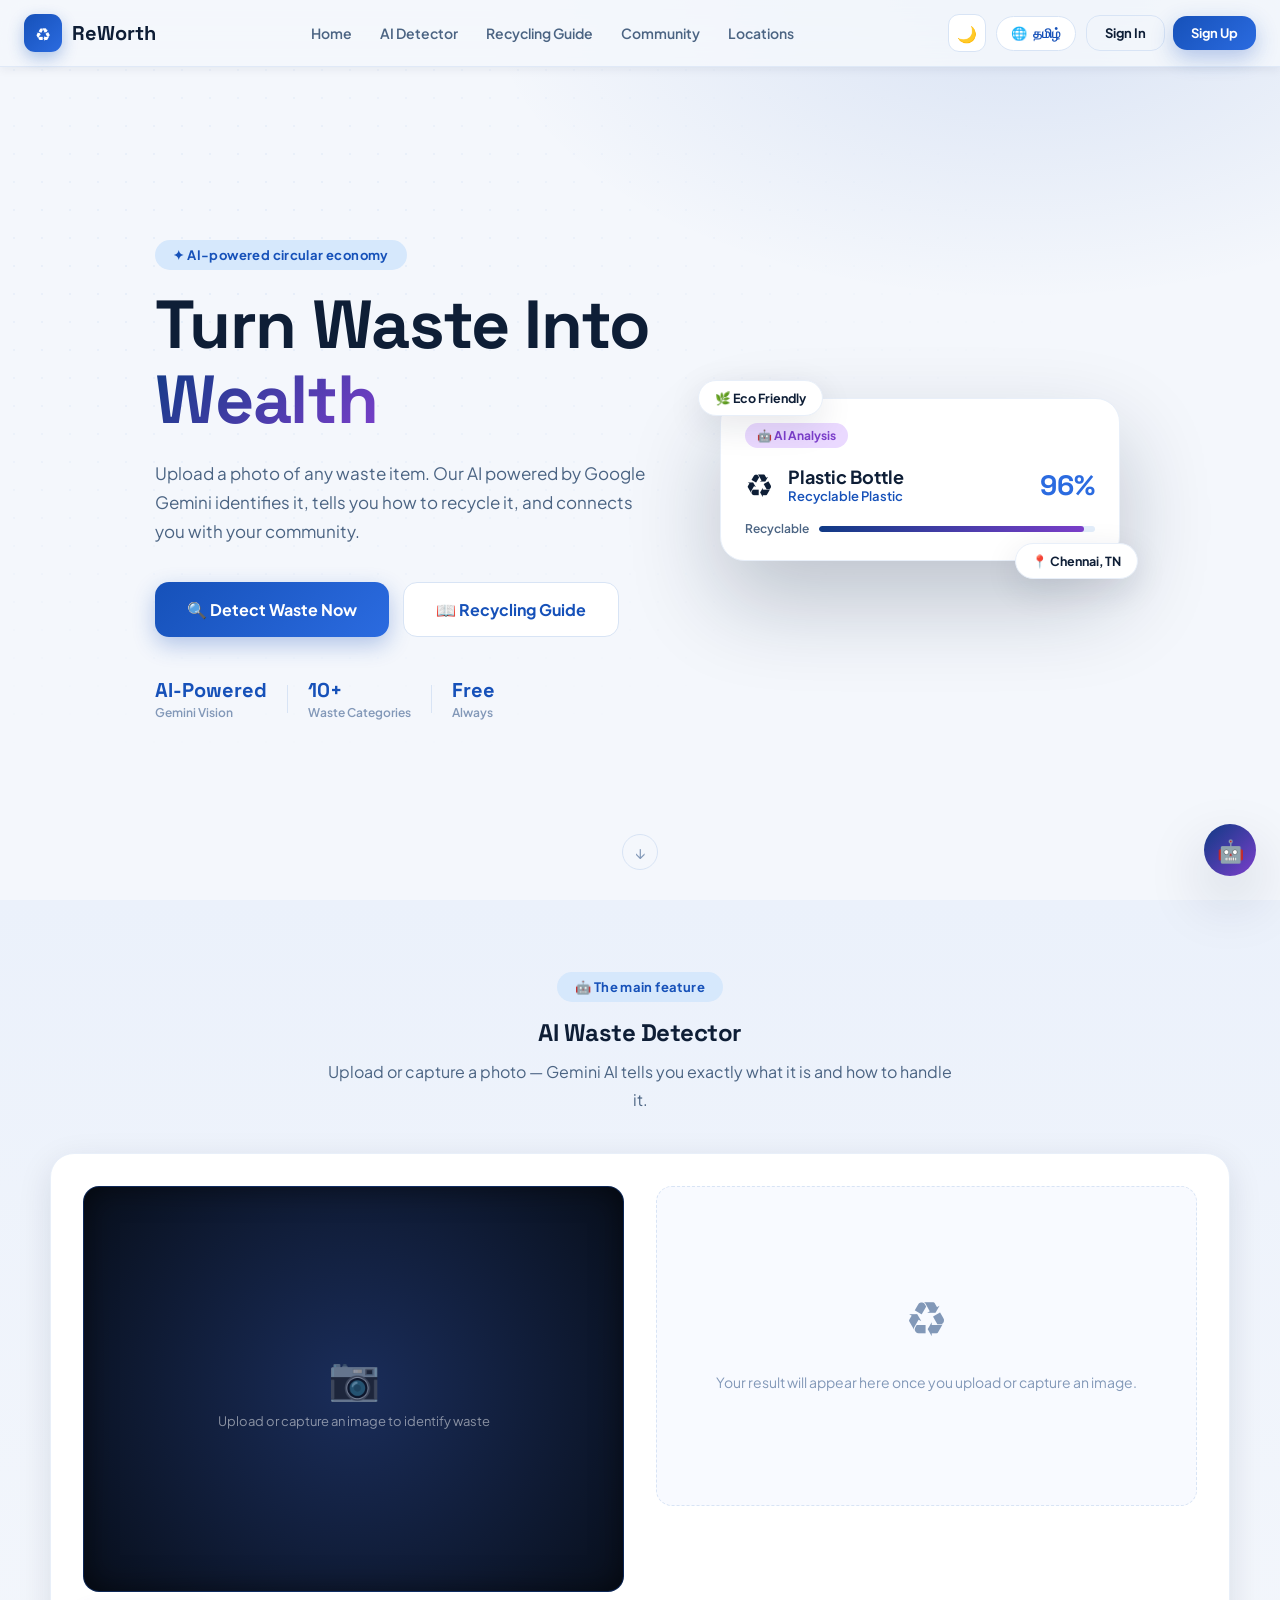
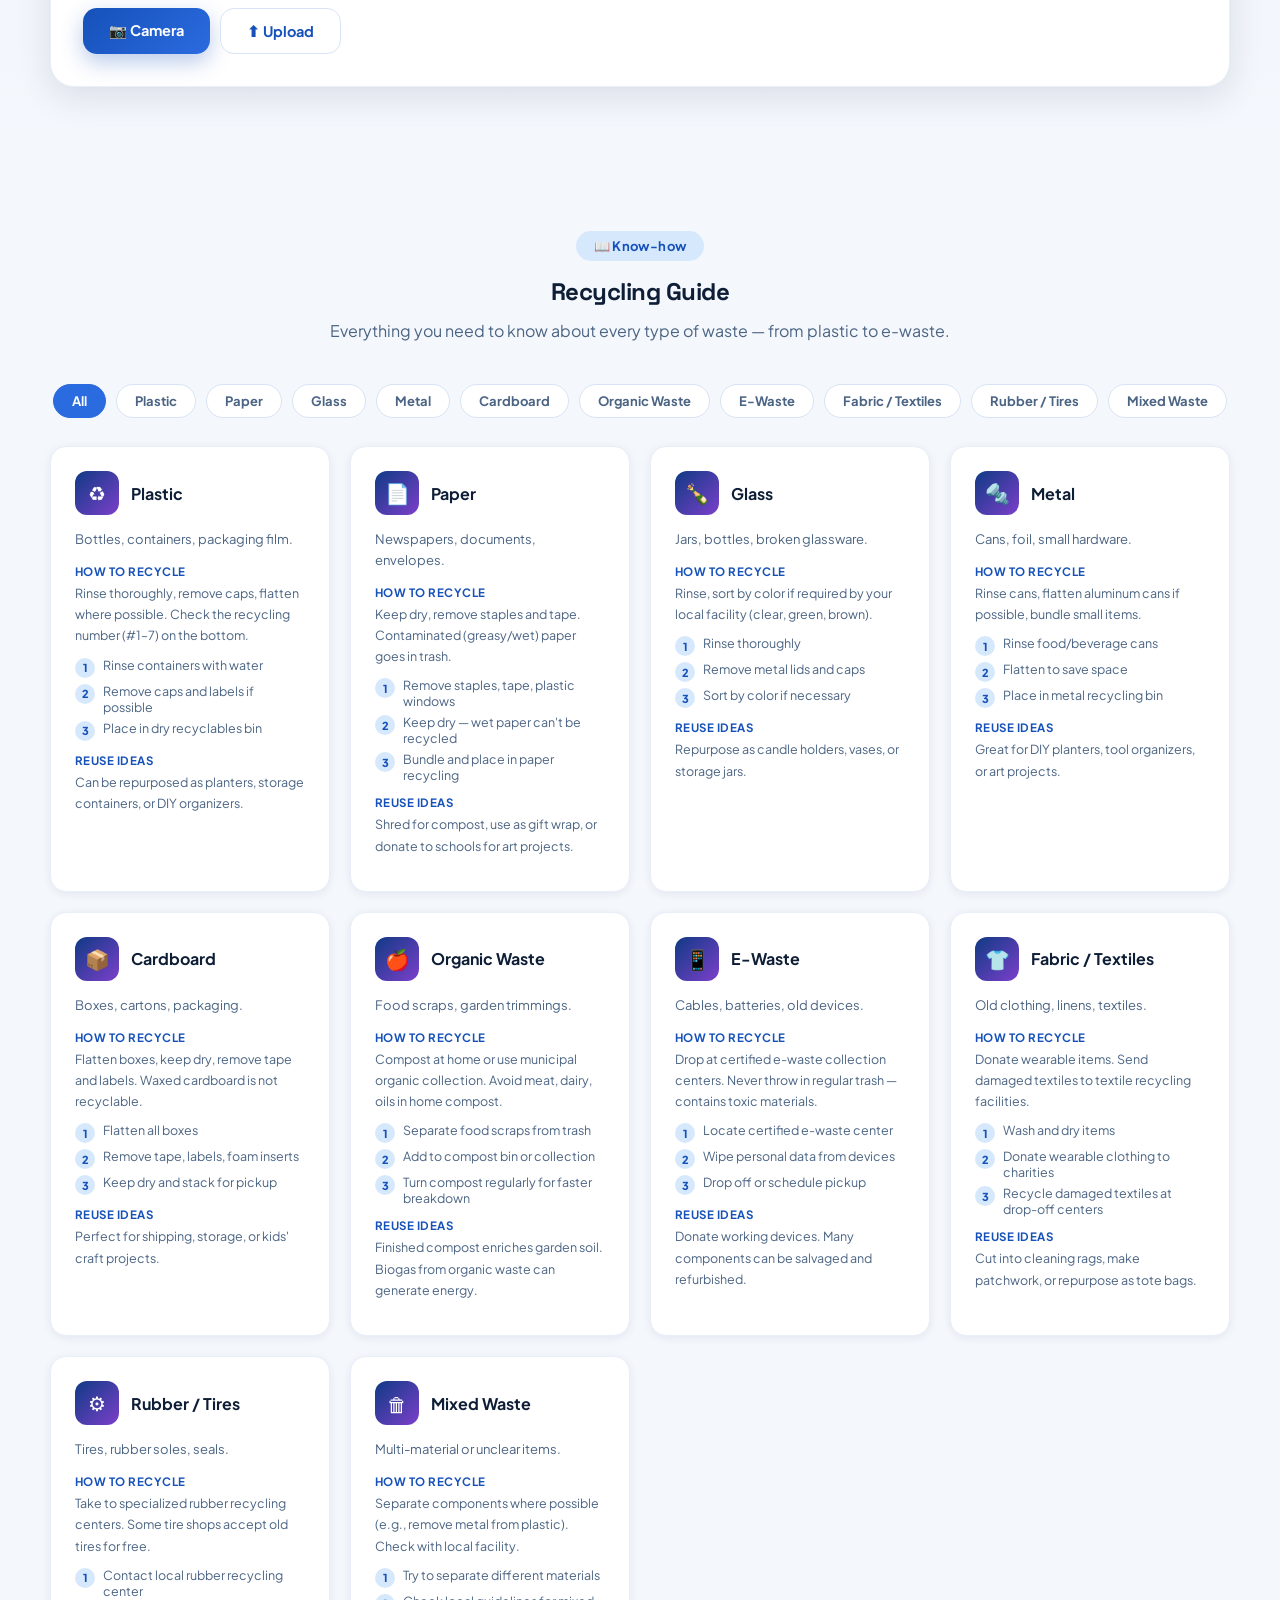
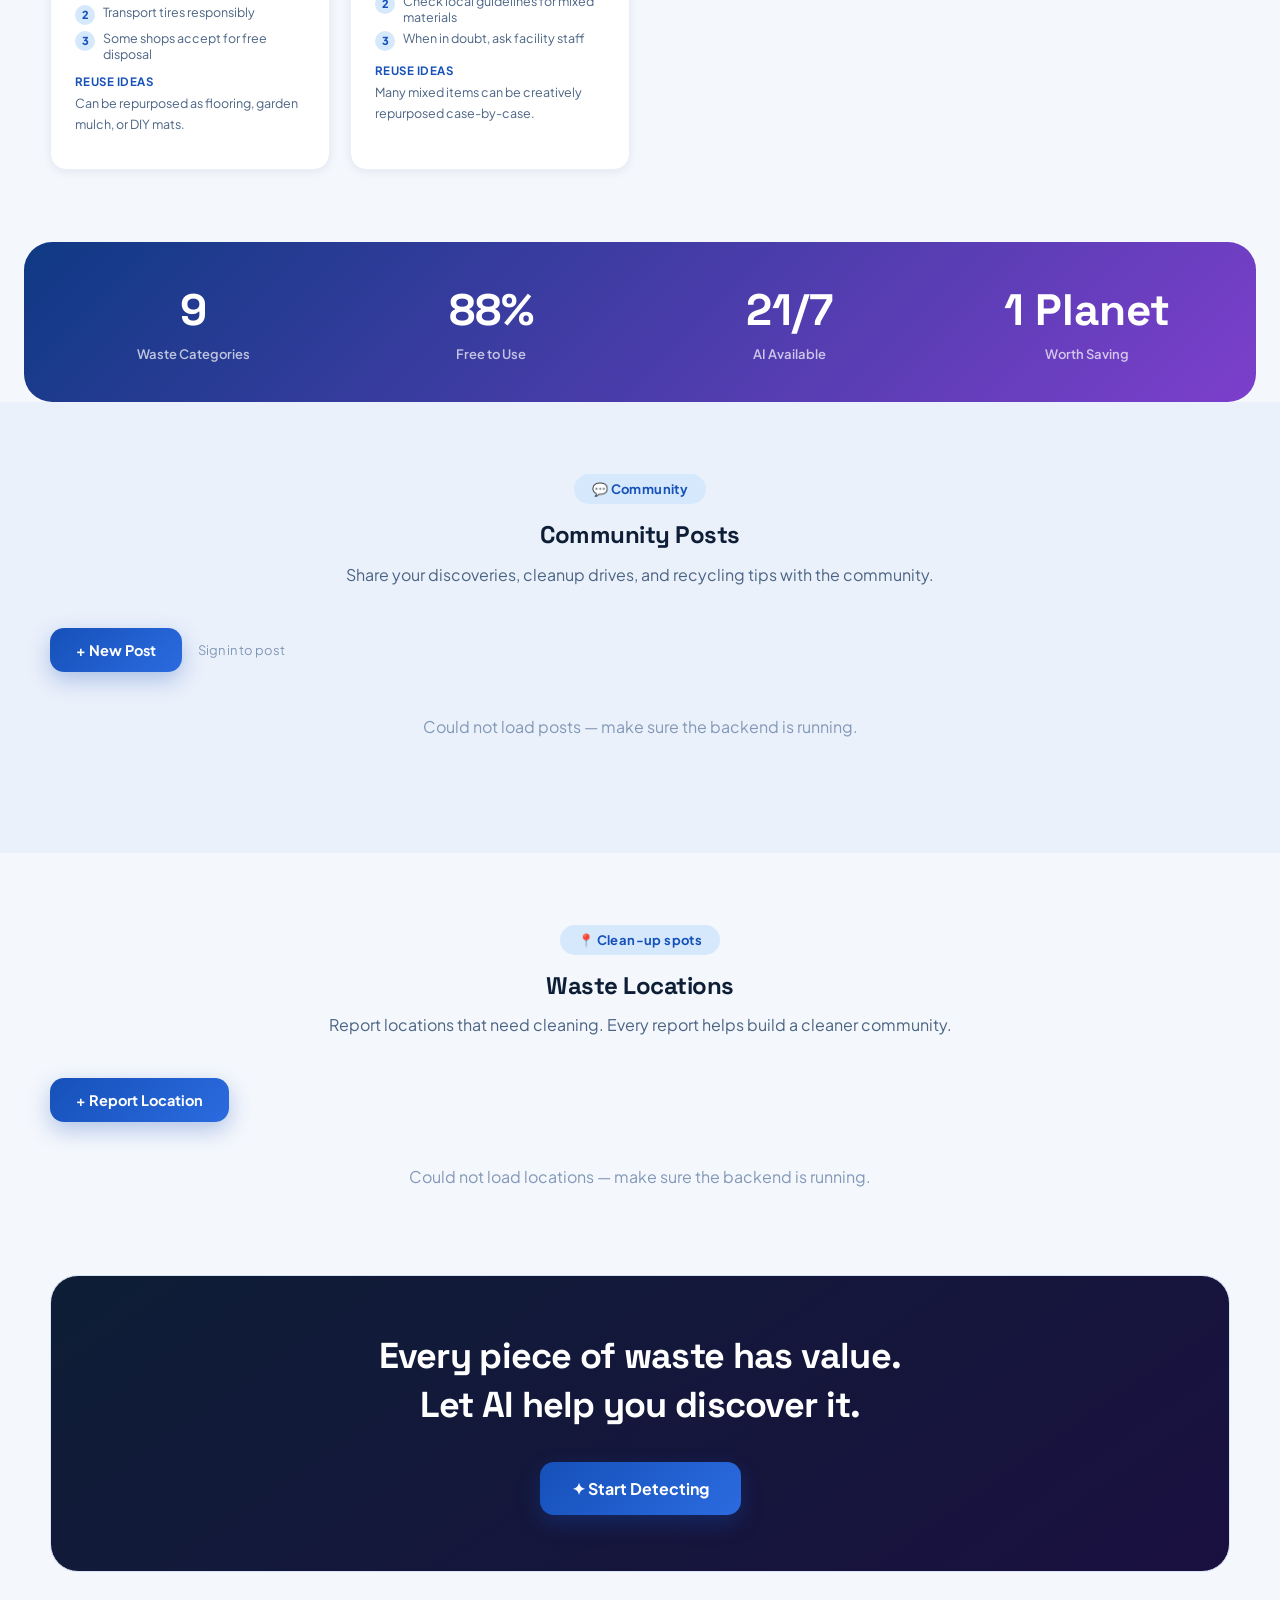
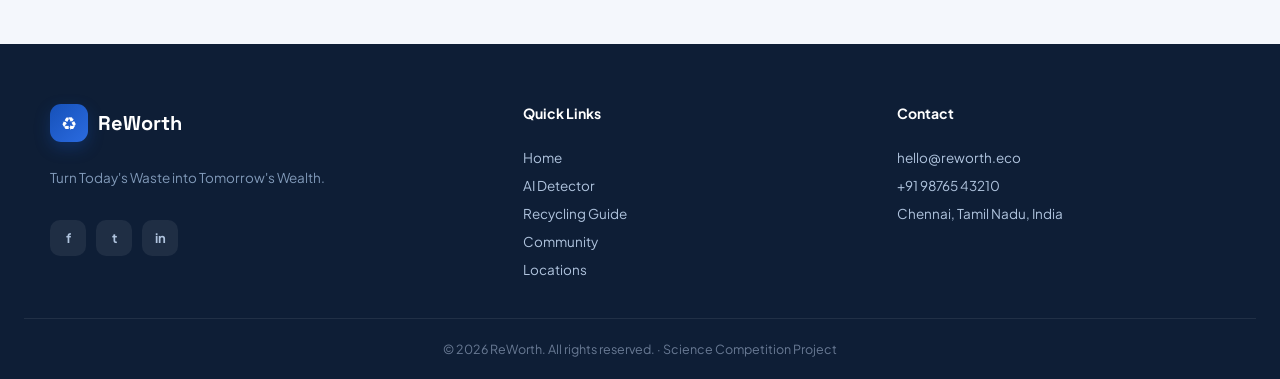
<file: Frontend/index.html>
<!DOCTYPE html>
<html lang="en" data-theme="light">
<head>
<meta charset="UTF-8">
<meta name="viewport" content="width=device-width, initial-scale=1.0">
<title>ReWorth — Waste to Wealth</title>
<meta name="description" content="AI-powered waste identification, recycling guide, community sharing and more.">
<link rel="preconnect" href="https://fonts.googleapis.com">
<link rel="preconnect" href="https://fonts.gstatic.com" crossorigin>
<link href="https://fonts.googleapis.com/css2?family=Space+Grotesk:wght@500;600;700&family=Plus+Jakarta+Sans:wght@400;500;600;700;800&family=Noto+Sans+Tamil:wght@400;500;600;700&display=swap" rel="stylesheet">
<link rel="stylesheet" href="css/style.css">
</head>
<body>

<!-- ── PRELOADER ── -->
<div id="preloader" aria-hidden="true"><div class="preloader-ring"></div></div>
<script>setTimeout(()=>{var p=document.getElementById("preloader");if(p)p.classList.add("done");},1800);</script>

<!-- ── NAVBAR ── -->
<header class="site-header" id="siteHeader">
  <div class="nav-inner">
    <a href="#home" class="brand">
      <span class="brand-mark">♻</span>
      <span class="brand-name">ReWorth</span>
    </a>
    <nav class="nav-links" id="navLinks">
      <a href="#home"      class="nav-link">Home</a>
      <a href="#detector"  class="nav-link">AI Detector</a>
      <a href="#guide"     class="nav-link">Recycling Guide</a>
      <a href="#community" class="nav-link">Community</a>
      <a href="#locations" class="nav-link">Locations</a>
    </nav>
    <div class="nav-actions">
      <button class="icon-btn" id="themeToggle" aria-label="Toggle dark mode">🌙</button>
      <button class="lang-btn" id="langToggle" aria-label="Switch language">
        🌐 <span id="langLabel">தமிழ்</span>
      </button>
      <!-- guest buttons -->
      <div id="guestActions" class="auth-actions">
        <button class="btn btn-ghost btn-sm" id="openSignIn">Sign In</button>
        <button class="btn btn-primary btn-sm" id="openSignUp">Sign Up</button>
      </div>
      <!-- logged-in chip -->
      <div class="user-chip hidden" id="userChip">
        <a href="#dashboard" class="user-avatar" id="userAvatar">R</a>
        <span id="userNameLabel">User</span>
        <button class="icon-btn icon-btn-sm" id="signOutBtn" title="Sign out">✕</button>
      </div>
      <button class="hamburger" id="hamburgerBtn" aria-label="Menu">☰</button>
    </div>
  </div>
  <div class="mobile-drawer" id="mobileDrawer">
    <a href="#home">Home</a>
    <a href="#detector">AI Detector</a>
    <a href="#guide">Recycling Guide</a>
    <a href="#community">Community</a>
    <a href="#locations">Locations</a>
    <a href="#dashboard">Dashboard</a>
    <div class="mobile-drawer-actions" id="mobileAuthActions">
      <button class="btn btn-ghost btn-sm" id="openSignInMobile">Sign In</button>
      <button class="btn btn-primary btn-sm" id="openSignUpMobile">Sign Up</button>
      <button class="lang-btn" id="langToggleMobile" style="margin-top:8px">🌐 <span>தமிழ்</span></button>
    </div>
  </div>
</header>

<main>
<!-- ══════════════════════════════════════════════════════════ HERO -->
<section id="home" class="hero">
  <div class="hero-bg-decor" aria-hidden="true"></div>
  <div class="hero-inner">
    <div class="hero-copy">
      <div class="eyebrow">✦ AI-powered circular economy</div>
      <h1 class="display">Turn Waste Into<br><span class="gradient-text">Wealth</span></h1>
      <p class="hero-sub">Upload a photo of any waste item. Our AI powered by Google Gemini identifies it, tells you how to recycle it, and connects you with your community.</p>
      <div class="hero-ctas">
        <a href="#detector" class="btn btn-primary btn-lg">🔍 Detect Waste Now</a>
        <a href="#guide"    class="btn btn-secondary btn-lg">📖 Recycling Guide</a>
      </div>
      <div class="hero-trust">
        <div class="trust-item"><strong>AI-Powered</strong><span>Gemini Vision</span></div>
        <div class="trust-divider"></div>
        <div class="trust-item"><strong>10+</strong><span>Waste Categories</span></div>
        <div class="trust-divider"></div>
        <div class="trust-item"><strong>Free</strong><span>Always</span></div>
      </div>
    </div>
    <div class="hero-visual">
      <div class="hero-card-stack">
        <div class="hero-scan-card">
          <div class="scan-badge">🤖 AI Analysis</div>
          <div class="scan-result-preview">
            <div class="scan-icon">♻</div>
            <div class="scan-info">
              <div class="scan-type">Plastic Bottle</div>
              <div class="scan-cat">Recyclable Plastic</div>
            </div>
            <div class="scan-conf">96%</div>
          </div>
          <div class="scan-bar-row"><span>Recyclable</span><div class="scan-bar"><div class="scan-bar-fill" style="width:96%"></div></div></div>
        </div>
        <div class="hero-float-tag tag-top">🌿 Eco Friendly</div>
        <div class="hero-float-tag tag-bottom">📍 Chennai, TN</div>
      </div>
    </div>
  </div>
  <a href="#detector" class="scroll-cue" aria-label="Scroll">↓</a>
</section>

<!-- ══════════════════════════════════════════════════════════ AI DETECTOR -->
<section id="detector" class="section detector-section">
  <div class="section-inner">
    <div class="section-head reveal">
      <div class="eyebrow">🤖 The main feature</div>
      <h2 class="display">AI Waste Detector</h2>
      <p class="section-sub">Upload or capture a photo — Gemini AI tells you exactly what it is and how to handle it.</p>
    </div>
    <div class="detector-card reveal">
      <!-- left: upload -->
      <div class="detector-col">
        <div class="detector-frame" id="detectorFrame">
          <video id="cameraVideo" autoplay playsinline muted class="hidden"></video>
          <img  id="capturedImage" alt="Waste item" class="hidden">
          <div class="detector-empty" id="detectorEmpty">
            <div class="detector-empty-icon">📷</div>
            <span>Upload or capture an image to identify waste</span>
          </div>
          <div class="detector-analyzing hidden" id="detectorAnalyzing">
            <div class="spinner"></div>
            <span>Analyzing with Gemini AI…</span>
          </div>
          <div class="scan-overlay hidden" id="scanOverlay">
            <div class="scan-line-ai"></div>
          </div>
        </div>
        <p class="detector-error hidden" id="detectorError">Camera blocked — upload a photo instead.</p>
        <div class="detector-buttons">
          <button class="btn btn-primary"           id="startCameraBtn">📷 Camera</button>
          <button class="btn btn-primary hidden"    id="captureBtn">📸 Capture</button>
          <button class="btn btn-secondary"         id="uploadBtn">⬆ Upload</button>
          <button class="btn btn-ghost hidden"      id="retakeBtn">↺ Try Another</button>
          <input type="file" id="fileInput" accept="image/*" class="hidden">
        </div>
        <canvas id="captureCanvas" class="hidden"></canvas>
      </div>
      <!-- right: result -->
      <div class="detector-col">
        <div class="result-empty" id="resultEmpty">
          <div style="font-size:48px;margin-bottom:12px">♻</div>
          <p>Your result will appear here once you upload or capture an image.</p>
        </div>
        <div class="result-panel hidden" id="resultPanel">
          <div class="result-head">
            <div class="result-icon" id="resultIcon">♻</div>
            <div class="result-title-block">
              <div class="result-label">Waste Type</div>
              <div class="result-value" id="resultType">—</div>
              <div class="result-cat"   id="resultCat">—</div>
            </div>
            <div class="result-badge" id="resultConf">—</div>
          </div>
          <div class="result-rows">
            <div class="result-row">
              <span class="rr-icon">🗑</span>
              <div><div class="rr-label">Disposal Instructions</div><div class="rr-val" id="resultDisposal">—</div></div>
            </div>
            <div class="result-row">
              <span class="rr-icon">♻</span>
              <div><div class="rr-label">Recycling Suggestions</div><div class="rr-val" id="resultSuggestions">—</div></div>
            </div>
            <div class="result-row">
              <span class="rr-icon">📝</span>
              <div><div class="rr-label">Explanation</div><div class="rr-val" id="resultExplanation">—</div></div>
            </div>
          </div>
          <button class="btn btn-secondary btn-sm" id="saveToPostBtn" style="margin-top:16px;width:100%">📢 Share to Community</button>
        </div>
      </div>
    </div>
  </div>
</section>

<!-- ══════════════════════════════════════════════════════════ RECYCLING GUIDE -->
<section id="guide" class="section guide-section">
  <div class="section-inner">
    <div class="section-head reveal">
      <div class="eyebrow">📖 Know-how</div>
      <h2 class="display">Recycling Guide</h2>
      <p class="section-sub">Everything you need to know about every type of waste — from plastic to e-waste.</p>
    </div>
    <div class="guide-filters reveal" id="guideFilters"></div>
    <div class="guide-grid" id="guideGrid"></div>
  </div>
</section>

<!-- ══════════════════════════════════════════════════════════ STATS BANNER -->
<div class="stats-banner">
  <div class="section-inner stats-grid">
    <div class="stat-item"><div class="stat-num" data-count="10">0</div><div class="stat-label">Waste Categories</div></div>
    <div class="stat-item"><div class="stat-num" data-count="100" data-suffix="%">0</div><div class="stat-label">Free to Use</div></div>
    <div class="stat-item"><div class="stat-num" data-count="24" data-suffix="/7">0</div><div class="stat-label">AI Available</div></div>
    <div class="stat-item"><div class="stat-num" data-count="1" data-suffix=" Planet">0</div><div class="stat-label">Worth Saving</div></div>
  </div>
</div>

<!-- ══════════════════════════════════════════════════════════ COMMUNITY POSTS -->
<section id="community" class="section community-section">
  <div class="section-inner">
    <div class="section-head reveal">
      <div class="eyebrow">💬 Community</div>
      <h2 class="display">Community Posts</h2>
      <p class="section-sub">Share your discoveries, cleanup drives, and recycling tips with the community.</p>
    </div>
    <div class="community-toolbar reveal">
      <button class="btn btn-primary" id="openNewPostBtn">+ New Post</button>
      <span class="post-hint" id="postHint"></span>
    </div>
    <div id="postsContainer" class="posts-grid"></div>
    <div class="load-more-row"><button class="btn btn-secondary hidden" id="loadMorePosts">Load More</button></div>
  </div>
</section>

<!-- ══════════════════════════════════════════════════════════ LOCATIONS -->
<section id="locations" class="section locations-section">
  <div class="section-inner">
    <div class="section-head reveal">
      <div class="eyebrow">📍 Clean-up spots</div>
      <h2 class="display">Waste Locations</h2>
      <p class="section-sub">Report locations that need cleaning. Every report helps build a cleaner community.</p>
    </div>
    <div class="community-toolbar reveal">
      <button class="btn btn-primary" id="openNewLocationBtn">+ Report Location</button>
    </div>
    <div id="locationsContainer" class="locations-grid"></div>
  </div>
</section>

<!-- ══════════════════════════════════════════════════════════ DASHBOARD -->
<section id="dashboard" class="section dashboard-section hidden" aria-hidden="true">
  <div class="section-inner">
    <div class="section-head reveal">
      <div class="eyebrow">👤 Your Space</div>
      <h2 class="display" id="dashWelcome">Welcome back!</h2>
      <p class="section-sub">Your activity at a glance.</p>
    </div>
    <div class="dash-stats reveal" id="dashStats"></div>
    <div class="dash-panels">
      <div class="dash-panel reveal">
        <h3>📊 Recent Scans</h3>
        <div id="dashScans" class="dash-list"></div>
      </div>
      <div class="dash-panel reveal">
        <h3>📢 Recent Posts</h3>
        <div id="dashPosts" class="dash-list"></div>
      </div>
    </div>
  </div>
</section>

<!-- ══════════════════════════════════════════════════════════ CTA -->
<section class="cta-banner">
  <div class="section-inner cta-inner">
    <h3 class="display">Every piece of waste has value.<br>Let AI help you discover it.</h3>
    <a href="#detector" class="btn btn-primary btn-lg">✦ Start Detecting</a>
  </div>
</section>

</main>

<!-- ── FOOTER ── -->
<footer class="site-footer">
  <div class="section-inner footer-grid">
    <div>
      <div class="brand"><span class="brand-mark">♻</span><span class="brand-name" style="color:#fff">ReWorth</span></div>
      <p class="footer-tagline">Turn Today's Waste into Tomorrow's Wealth.</p>
      <div class="social-row">
        <a href="#" aria-label="Facebook">f</a>
        <a href="#" aria-label="Twitter">t</a>
        <a href="#" aria-label="Instagram">in</a>
      </div>
    </div>
    <div>
      <div class="footer-heading">Quick Links</div>
      <a href="#home">Home</a>
      <a href="#detector">AI Detector</a>
      <a href="#guide">Recycling Guide</a>
      <a href="#community">Community</a>
      <a href="#locations">Locations</a>
    </div>
    <div>
      <div class="footer-heading">Contact</div>
      <span>hello@reworth.eco</span>
      <span>+91 98765 43210</span>
      <span>Chennai, Tamil Nadu, India</span>
    </div>
  </div>
  <div class="footer-bottom">© <span id="year"></span> ReWorth. All rights reserved. · Science Competition Project</div>
</footer>

<button class="scroll-top hidden" id="scrollTopBtn" aria-label="Scroll to top">↑</button>

<!-- ══════════════════════════════════════════════════ MODALS -->

<!-- Auth Modal -->
<div class="modal-overlay hidden" id="authOverlay">
  <div class="modal auth-modal">
    <button class="modal-close" id="authClose" aria-label="Close">✕</button>
    <div class="auth-tabs">
      <button class="auth-tab active" id="tabSignIn">Sign In</button>
      <button class="auth-tab"        id="tabSignUp">Sign Up</button>
    </div>
    <!-- Sign In -->
    <form id="signInForm" class="auth-form">
      <h3>Welcome back</h3>
      <p class="auth-hint">Sign in to your ReWorth account.</p>
      <div class="form-field">
        <label for="siUsername">Username</label>
        <input type="text" id="siUsername" autocomplete="username" placeholder="your_username" required>
      </div>
      <div class="form-field">
        <label for="siPassword">Password</label>
        <input type="password" id="siPassword" autocomplete="current-password" placeholder="••••••••" required>
      </div>
      <p class="auth-error hidden" id="signInError"></p>
      <button type="submit" class="btn btn-primary" style="width:100%;justify-content:center;margin-top:8px">Sign In</button>
      <p class="auth-switch">Don't have an account? <a href="#" id="switchToSignUp">Sign up</a></p>
    </form>
    <!-- Sign Up -->
    <form id="signUpForm" class="auth-form hidden">
      <h3>Create your account</h3>
      <p class="auth-hint">Join ReWorth and start making a difference.</p>
      <div class="form-field">
        <label for="suUsername">Username</label>
        <input type="text" id="suUsername" autocomplete="username" placeholder="choose_a_username" required>
        <p class="field-hint">3–60 chars, letters / numbers / underscore / dot only</p>
      </div>
      <div class="form-field">
        <label for="suPassword">Password</label>
        <input type="password" id="suPassword" autocomplete="new-password" placeholder="At least 6 characters" required>
      </div>
      <p class="auth-error hidden" id="signUpError"></p>
      <button type="submit" class="btn btn-primary" style="width:100%;justify-content:center;margin-top:8px">Create Account</button>
      <p class="auth-switch">Already have an account? <a href="#" id="switchToSignIn">Sign in</a></p>
    </form>
  </div>
</div>

<!-- New Post Modal -->
<div class="modal-overlay hidden" id="postOverlay">
  <div class="modal">
    <button class="modal-close" id="postClose">✕</button>
    <h3 style="margin:0 0 18px">New Community Post</h3>
    <form id="postForm">
      <div class="form-field">
        <label>What's on your mind?</label>
        <textarea id="postContent" rows="4" placeholder="Share a tip, a cleanup drive, a found waste location…" required maxlength="2000" style="resize:vertical"></textarea>
        <p class="field-hint"><span id="postCharCount">0</span>/2000</p>
      </div>
      <div class="form-field">
        <label>Image URL <span class="opt-label">(optional)</span></label>
        <input type="url" id="postImage" placeholder="https://…">
      </div>
      <p class="auth-error hidden" id="postError"></p>
      <button type="submit" class="btn btn-primary" style="width:100%;justify-content:center">Post</button>
    </form>
  </div>
</div>

<!-- New Location Modal -->
<div class="modal-overlay hidden" id="locationOverlay">
  <div class="modal">
    <button class="modal-close" id="locationClose">✕</button>
    <h3 style="margin:0 0 18px">Report a Waste Location</h3>
    <form id="locationForm">
      <div class="form-field">
        <label>Title *</label>
        <input type="text" id="locTitle" placeholder="e.g. Plastic waste near riverbank" required maxlength="150">
      </div>
      <div class="form-field">
        <label>Description <span class="opt-label">(optional)</span></label>
        <textarea id="locDesc" rows="3" placeholder="Describe what you saw…" maxlength="1000" style="resize:vertical"></textarea>
      </div>
      <div class="form-field">
        <label>Address / Area <span class="opt-label">(optional)</span></label>
        <input type="text" id="locAddress" placeholder="e.g. Anna Nagar, Chennai" maxlength="300">
      </div>
      <div class="form-field">
        <label>Image URL <span class="opt-label">(optional)</span></label>
        <input type="url" id="locImage" placeholder="https://…">
      </div>
      <p class="auth-error hidden" id="locationError"></p>
      <button type="submit" class="btn btn-primary" style="width:100%;justify-content:center">Report Location</button>
    </form>
  </div>
</div>

<!-- Gemini API Key Sidebar -->
<div id="geminiSidebar" class="gemini-sidebar hidden">
  <div class="gemini-sidebar-inner">
    <button class="gemini-sidebar-close" id="closeSidebar">✕</button>
    <div class="gemini-logo">🤖</div>
    <h3>Gemini AI Setup</h3>
    <p>Paste your <a href="https://aistudio.google.com/app/apikey" target="_blank" rel="noopener">Google AI Studio</a> API key to enable real AI waste detection.</p>
    <div class="gemini-status" id="geminiStatus">
      <span class="status-dot" id="statusDot"></span>
      <span id="statusText">Checking…</span>
    </div>
    <form id="geminiKeyForm">
      <div class="form-field">
        <label>API Key</label>
        <input type="password" id="geminiKeyInput" placeholder="AIza…" autocomplete="off">
      </div>
      <button type="submit" class="btn btn-primary" style="width:100%;justify-content:center;margin-top:8px">Save Key</button>
    </form>
    <p class="gemini-note">The key is applied immediately for this session. Add it to your <code>.env</code> file for persistence.</p>
  </div>
</div>

<!-- Gemini FAB -->
<button class="gemini-fab" id="geminiToggleBtn" title="Configure Gemini AI">🤖</button>

<!-- Toast -->
<div class="toast hidden" id="toast"></div>

<script src="js/icons.js"></script>
<script src="js/script.js"></script>
</body>
</html>
</file>
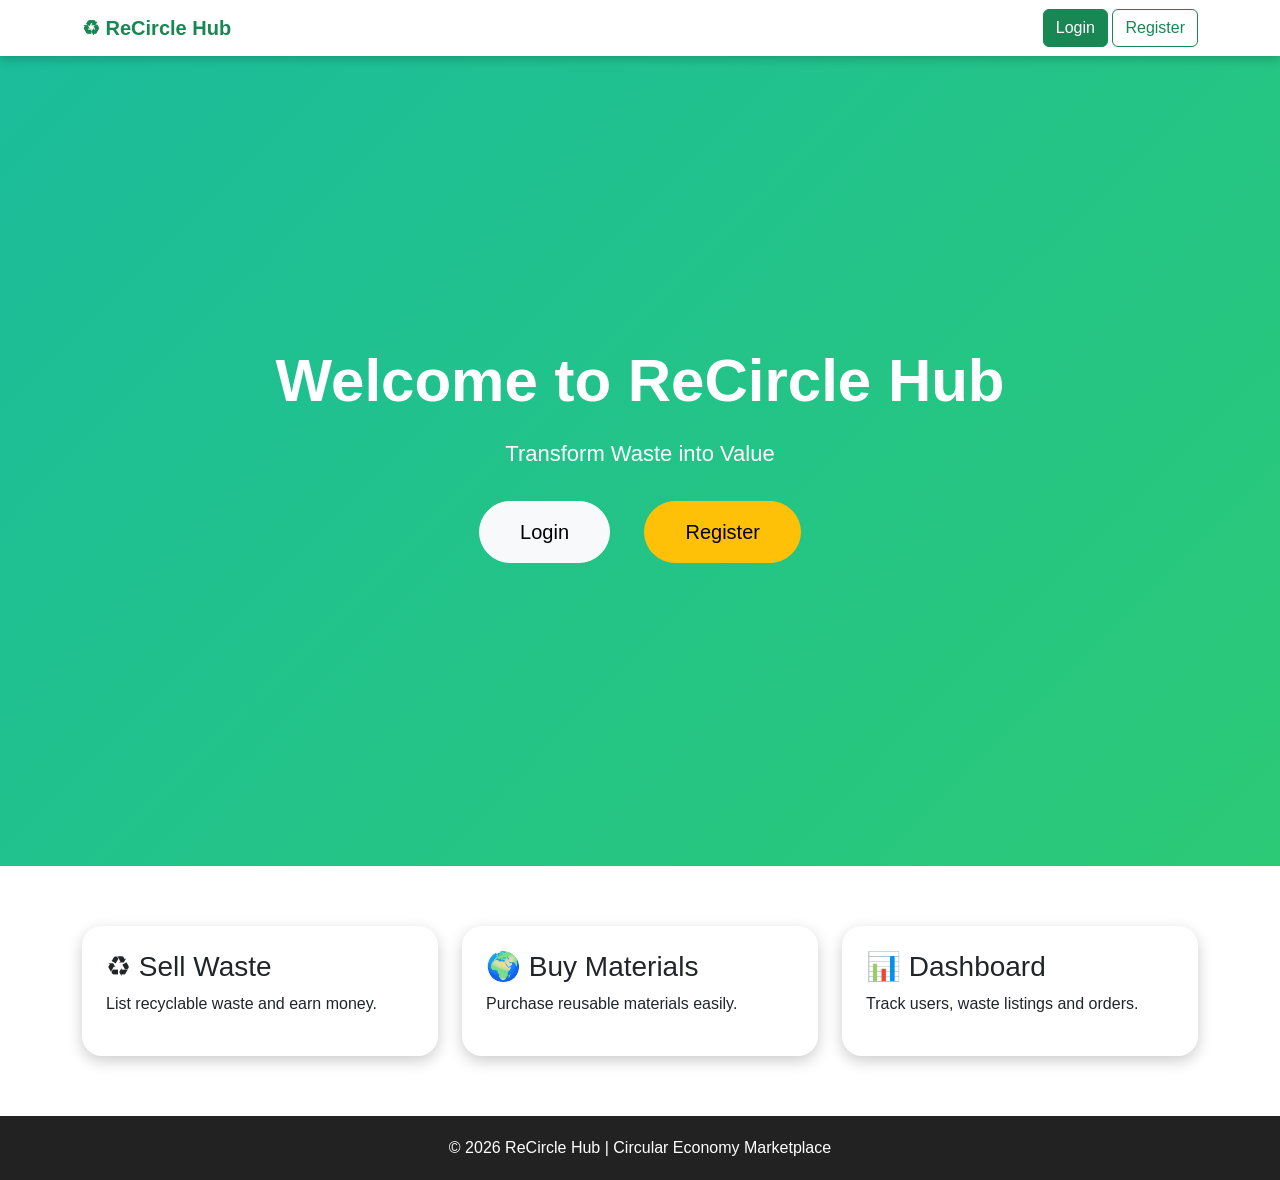
<file: Backend/templates/index.html>
<!DOCTYPE html>
<html lang="en">
<head>
<meta charset="UTF-8">
<meta name="viewport" content="width=device-width, initial-scale=1.0">

<title>ReCircle Hub</title>

<link href="https://cdn.jsdelivr.net/npm/bootstrap@5.3.3/dist/css/bootstrap.min.css" rel="stylesheet">

<style>

*{
margin:0;
padding:0;
box-sizing:border-box;
font-family:Arial,sans-serif;
}

body{

background:linear-gradient(135deg,#1abc9c,#2ecc71);

min-height:100vh;

}

.navbar{

background:white;

box-shadow:0 3px 10px rgba(0,0,0,.2);

}

.hero{

height:90vh;

display:flex;

justify-content:center;

align-items:center;

text-align:center;

color:white;

}

.hero h1{

font-size:60px;

font-weight:bold;

}

.hero p{

font-size:22px;

margin-top:20px;

}

.btn-custom{

padding:15px 40px;

font-size:20px;

margin:15px;

border-radius:50px;

}

.features{

padding:60px;

background:white;

}

.card{

border:none;

border-radius:20px;

box-shadow:0 5px 15px rgba(0,0,0,.2);

transition:.4s;

}

.card:hover{

transform:translateY(-10px);

}

footer{

background:#222;

color:white;

padding:20px;

text-align:center;

}

</style>

</head>

<body>

<nav class="navbar navbar-expand-lg">

<div class="container">

<a class="navbar-brand fw-bold text-success" href="#">♻ ReCircle Hub</a>

<div>

<a href="/login" class="btn btn-success">Login</a>

<a href="/register" class="btn btn-outline-success">Register</a>

</div>

</div>

</nav>

<section class="hero">

<div>

<h1>Welcome to ReCircle Hub</h1>

<p>Transform Waste into Value</p>

<a href="/login" class="btn btn-light btn-custom">Login</a>

<a href="/register" class="btn btn-warning btn-custom">Register</a>

</div>

</section>

<section class="features">

<div class="container">

<div class="row">

<div class="col-md-4">

<div class="card p-4">

<h3>♻ Sell Waste</h3>

<p>List recyclable waste and earn money.</p>

</div>

</div>

<div class="col-md-4">

<div class="card p-4">

<h3>🌍 Buy Materials</h3>

<p>Purchase reusable materials easily.</p>

</div>

</div>

<div class="col-md-4">

<div class="card p-4">

<h3>📊 Dashboard</h3>

<p>Track users, waste listings and orders.</p>

</div>

</div>

</div>

</div>

</section>

<footer>

© 2026 ReCircle Hub | Circular Economy Marketplace

</footer>

</body>

</html>
</file>
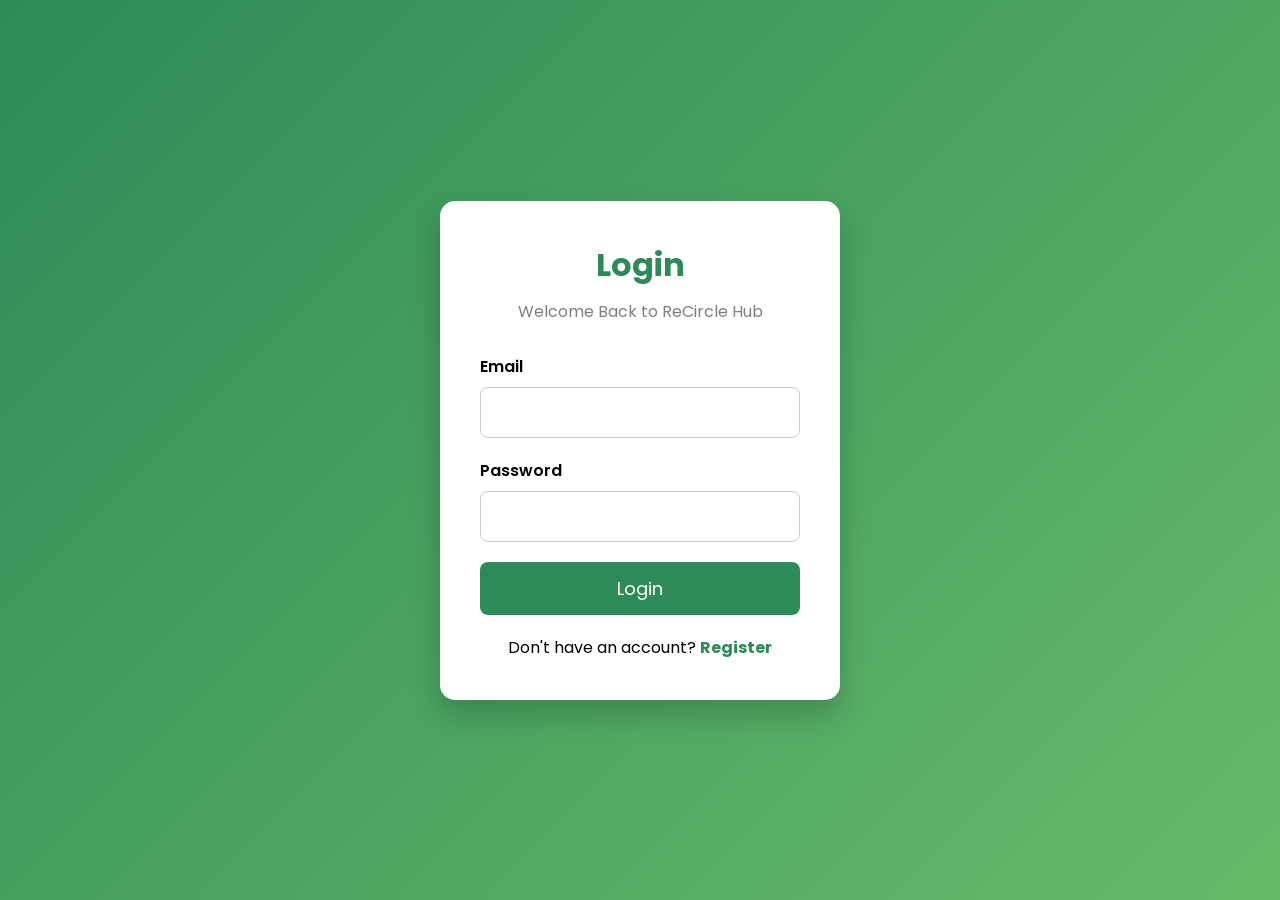
<file: Backend/templates/login.html>
<!DOCTYPE html>
<html lang="en">
<head>
<meta charset="UTF-8">
<meta name="viewport" content="width=device-width, initial-scale=1.0">
<title>Login | ReCircle Hub</title>

<link href="https://fonts.googleapis.com/css2?family=Poppins:wght@300;400;600;700&display=swap" rel="stylesheet">

<style>

*{
margin:0;
padding:0;
box-sizing:border-box;
font-family:'Poppins',sans-serif;
}

body{
height:100vh;
display:flex;
justify-content:center;
align-items:center;
background:linear-gradient(135deg,#2E8B57,#66BB6A);
}

.container{
width:400px;
background:#fff;
padding:40px;
border-radius:15px;
box-shadow:0 15px 30px rgba(0,0,0,.2);
}

.container h1{
text-align:center;
color:#2E8B57;
margin-bottom:10px;
}

.container p{
text-align:center;
margin-bottom:30px;
color:gray;
}

.input-box{
margin-bottom:20px;
}

.input-box label{
font-weight:600;
display:block;
margin-bottom:8px;
}

.input-box input{
width:100%;
padding:12px;
border:1px solid #ccc;
border-radius:8px;
font-size:16px;
}

.input-box input:focus{
outline:none;
border-color:#2E8B57;
}

button{
width:100%;
padding:13px;
background:#2E8B57;
color:white;
border:none;
border-radius:8px;
font-size:18px;
cursor:pointer;
transition:.3s;
}

button:hover{
background:#1f6f45;
}

.message{
margin-top:15px;
text-align:center;
font-weight:bold;
}

.register{
text-align:center;
margin-top:20px;
}

.register a{
color:#2E8B57;
text-decoration:none;
font-weight:bold;
}

</style>

</head>

<body>

<div class="container">

<h1>Login</h1>

<p>Welcome Back to ReCircle Hub</p>

<form id="loginForm">

<div class="input-box">
<label>Email</label>
<input type="email" id="email" required>
</div>

<div class="input-box">
<label>Password</label>
<input type="password" id="password" required>
</div>

<button type="submit">Login</button>

</form>

<div class="message" id="msg"></div>

<div class="register">
Don't have an account?
<a href="/register">Register</a>
</div>

</div>

<script>

document.getElementById("loginForm").addEventListener("submit",async function(e){

e.preventDefault();

const response=await fetch("/login",{

method:"POST",

headers:{
"Content-Type":"application/json"
},

body:JSON.stringify({

email:document.getElementById("email").value,

password:document.getElementById("password").value

})

});

const data=await response.json();

if(data.success){

document.getElementById("msg").style.color="green";
document.getElementById("msg").innerHTML="Login Successful";

setTimeout(function(){

window.location="/dashboard";

},1000);

}
else{

document.getElementById("msg").style.color="red";
document.getElementById("msg").innerHTML=data.message;

}

});

</script>

</body>
</html>
</file>
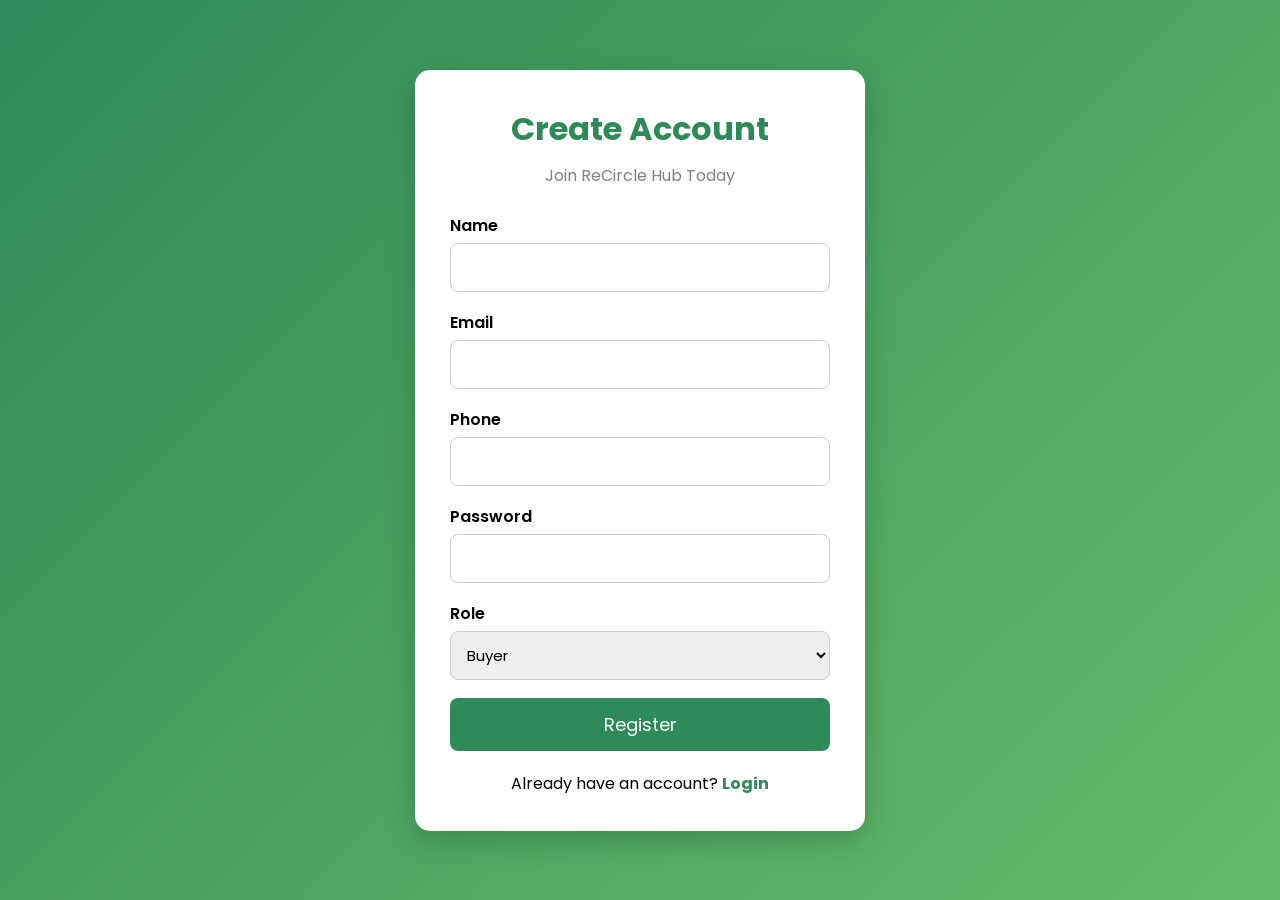
<file: Backend/templates/register.html>
<!DOCTYPE html>
<html lang="en">
<head>
<meta charset="UTF-8">
<meta name="viewport" content="width=device-width, initial-scale=1.0">
<title>Register | ReCircle Hub</title>

<link href="https://fonts.googleapis.com/css2?family=Poppins:wght@300;400;600;700&display=swap" rel="stylesheet">

<style>

*{
margin:0;
padding:0;
box-sizing:border-box;
font-family:'Poppins',sans-serif;
}

body{
height:100vh;
display:flex;
justify-content:center;
align-items:center;
background:linear-gradient(135deg,#2E8B57,#66BB6A);
}

.container{
width:450px;
background:white;
padding:35px;
border-radius:15px;
box-shadow:0 10px 30px rgba(0,0,0,.2);
}

h1{
text-align:center;
color:#2E8B57;
margin-bottom:10px;
}

p{
text-align:center;
margin-bottom:25px;
color:gray;
}

.input-box{
margin-bottom:18px;
}

.input-box label{
display:block;
margin-bottom:5px;
font-weight:600;
}

.input-box input,
.input-box select{
width:100%;
padding:12px;
border:1px solid #ccc;
border-radius:8px;
font-size:15px;
}

button{
width:100%;
padding:13px;
background:#2E8B57;
color:white;
border:none;
border-radius:8px;
font-size:18px;
cursor:pointer;
}

button:hover{
background:#1f6f45;
}

#message{
margin-top:15px;
text-align:center;
font-weight:bold;
}

.login{
text-align:center;
margin-top:20px;
}

.login a{
color:#2E8B57;
text-decoration:none;
font-weight:bold;
}

</style>

</head>

<body>

<div class="container">

<h1>Create Account</h1>

<p>Join ReCircle Hub Today</p>

<form id="registerForm">

<div class="input-box">
<label>Name</label>
<input type="text" id="name" required>
</div>

<div class="input-box">
<label>Email</label>
<input type="email" id="email" required>
</div>

<div class="input-box">
<label>Phone</label>
<input type="text" id="phone" required>
</div>

<div class="input-box">
<label>Password</label>
<input type="password" id="password" required>
</div>

<div class="input-box">
<label>Role</label>

<select id="role">

<option value="Buyer">Buyer</option>

<option value="Seller">Seller</option>

</select>

</div>

<button type="submit">Register</button>

</form>

<div id="message"></div>

<div class="login">

Already have an account?

<a href="/login">Login</a>

</div>

</div>

<script>

document.getElementById("registerForm").addEventListener("submit",async function(e){

e.preventDefault();

const response=await fetch("/register",{

method:"POST",

headers:{
"Content-Type":"application/json"
},

body:JSON.stringify({

name:document.getElementById("name").value,

email:document.getElementById("email").value,

phone:document.getElementById("phone").value,

password:document.getElementById("password").value,

role:document.getElementById("role").value

})

});

const data=await response.json();

const msg=document.getElementById("message");

if(data.success){

msg.style.color="green";
msg.innerHTML="Registration Successful";

setTimeout(function(){

window.location="/login";

},1000);

}
else{

msg.style.color="red";
msg.innerHTML=data.message;

}

});

</script>

</body>
</html>
</file>
<file: Frontend/css/style.css>
/* ============================================================
   ReWorth – Design System  |  Blue · Black · Purple
   ============================================================ */
:root {
  --bg:          #F4F7FC;
  --bg-alt:      #EBF1FB;
  --bg-deep:     #E2EDFA;
  --card:        #FFFFFF;
  --card-soft:   #F8FAFF;
  --border:      #D8E4F5;
  --border-soft: #E8EFF9;

  --ink:         #0E1E36;
  --ink-soft:    #4B6483;
  --ink-faint:   #8298B8;

  /* Blues */
  --blue-900:  #08224E;
  --blue-700:  #0F3A84;
  --blue-600:  #1651B9;
  --blue-500:  #2B6BE0;
  --blue-400:  #5590EE;
  --blue-300:  #7FAEFC;
  --blue-100:  #D6E8FC;
  --blue-50:   #EEF5FF;

  /* Purples */
  --purple-700: #5B2D9B;
  --purple-500: #7C3FCB;
  --purple-300: #AA78E8;
  --purple-100: #EAD9FF;

  /* Grads */
  --grad-primary:   linear-gradient(135deg, #1651B9, #2B6BE0);
  --grad-hero:      linear-gradient(135deg, #0F3A84, #7C3FCB);
  --grad-dark-card: linear-gradient(145deg, #0E1E36, #1A1040);

  --shadow-sm: 0 2px 10px rgba(14,30,54,.07);
  --shadow-md: 0 10px 34px rgba(14,30,54,.11);
  --shadow-lg: 0 24px 60px rgba(14,30,54,.18);
  --shadow-xl: 0 40px 90px rgba(14,30,54,.24);

  --font-display: 'Space Grotesk', sans-serif;
  --font-body:    'Plus Jakarta Sans', sans-serif;

  --radius-sm:   10px;
  --radius-md:   16px;
  --radius-lg:   24px;
  --radius-pill: 999px;

  color-scheme: light;
}

html[data-theme="dark"] {
  --bg:          #080F1C;
  --bg-alt:      #0C1525;
  --bg-deep:     #0A1220;
  --card:        #101D33;
  --card-soft:   #0D1829;
  --border:      #1C2E4A;
  --border-soft: #172540;

  --ink:         #EDF2FC;
  --ink-soft:    #A4BCDD;
  --ink-faint:   #6985A8;

  --blue-900:  #D8E9FD;
  --blue-700:  #A5C7F6;
  --blue-600:  #68A2F0;
  --blue-500:  #4D8FFF;
  --blue-400:  #7FABFF;
  --blue-100:  #192F55;
  --blue-50:   #111E34;

  --purple-700: #C49CF8;
  --purple-500: #9B5FE8;
  --purple-300: #C49CF8;
  --purple-100: #2A1550;

  --shadow-sm: 0 2px 12px rgba(0,0,0,.3);
  --shadow-md: 0 12px 36px rgba(0,0,0,.4);
  --shadow-lg: 0 26px 64px rgba(0,0,0,.55);
  --shadow-xl: 0 40px 90px rgba(0,0,0,.65);

  color-scheme: dark;
}

/* ── Reset ── */
*, *::before, *::after { box-sizing: border-box; }
html  { scroll-behavior: smooth; }
body  {
  margin: 0; font-family: var(--font-body); background: var(--bg); color: var(--ink);
  -webkit-font-smoothing: antialiased; overflow-x: hidden;
  transition: background .3s ease, color .3s ease;
}
img  { max-width: 100%; display: block; }
a    { color: inherit; text-decoration: none; }
ul   { margin: 0; padding: 0; list-style: none; }
button { font-family: inherit; cursor: pointer; }
.hidden { display: none !important; }

::selection { background: var(--blue-500); color: #fff; }

/* ── Typography ── */
.display {
  font-family: var(--font-display); font-weight: 700; color: var(--ink);
  letter-spacing: -.02em; margin: 0; line-height: 1.1;
}
.gradient-text {
  background: var(--grad-hero); -webkit-background-clip: text;
  -webkit-text-fill-color: transparent; background-clip: text;
}

/* ── Layout ── */
.section       { padding: 72px 24px; position: relative; }
.section-inner { max-width: 1180px; margin: 0 auto; }
.section-head  { text-align: center; max-width: 640px; margin: 0 auto 40px; }
.section-sub   { color: var(--ink-soft); font-size: 16px; margin-top: 12px; line-height: 1.7; }

.eyebrow {
  display: inline-flex; align-items: center; gap: 8px;
  background: var(--blue-100); color: var(--blue-600);
  padding: 7px 18px; border-radius: var(--radius-pill);
  font-size: 13px; font-weight: 700; letter-spacing: .03em; margin-bottom: 18px;
}
html[data-theme="dark"] .eyebrow { color: var(--blue-400); }

/* ── Buttons ── */
.btn {
  display: inline-flex; align-items: center; gap: 9px;
  padding: 13px 26px; border-radius: 14px; font-weight: 700;
  font-size: 14.5px; border: none; transition: all .2s ease; white-space: nowrap;
}
.btn-lg  { padding: 16px 32px; font-size: 16px; }
.btn-sm  { padding: 9px 18px;  font-size: 13px; }
.btn-primary {
  background: var(--grad-primary); color: #fff;
  box-shadow: 0 8px 22px rgba(22,81,185,.3);
}
.btn-primary:hover { transform: translateY(-2px); box-shadow: 0 14px 30px rgba(22,81,185,.42); }
.btn-secondary {
  background: var(--card); color: var(--blue-600); border: 1.5px solid var(--border);
}
.btn-secondary:hover { background: var(--blue-50); border-color: var(--blue-400); }
.btn-ghost {
  background: transparent; color: var(--ink); border: 1.5px solid var(--border);
}
.btn-ghost:hover { background: var(--bg-alt); }
.btn-danger {
  background: #dc2626; color: #fff; border: none;
}
.btn-danger:hover { background: #b91c1c; }

/* ── Preloader ── */
#preloader {
  position: fixed; inset: 0; background: var(--bg); z-index: 9999;
  display: flex; align-items: center; justify-content: center;
  transition: opacity .5s ease, visibility .5s ease;
}
#preloader.done { opacity: 0; visibility: hidden; pointer-events: none; }
.preloader-ring {
  width: 52px; height: 52px; border-radius: 50%;
  border: 4px solid var(--border); border-top-color: var(--blue-500);
  animation: spin .9s linear infinite;
}
@keyframes spin { to { transform: rotate(360deg); } }

/* ── Navbar ── */
.site-header {
  position: fixed; top: 0; left: 0; right: 0; z-index: 100;
  background: rgba(244,247,252,.88); backdrop-filter: blur(20px);
  -webkit-backdrop-filter: blur(20px);
  border-bottom: 1px solid rgba(216,228,245,.7);
  box-shadow: var(--shadow-sm);
  transition: background .3s ease;
}
html[data-theme="dark"] .site-header {
  background: rgba(8,15,28,.88);
  border-bottom-color: rgba(28,46,74,.7);
}
.nav-inner {
  max-width: 1280px; margin: 0 auto; padding: 14px 24px;
  display: flex; align-items: center; justify-content: space-between; gap: 20px;
}
.brand { display: flex; align-items: center; gap: 10px; }
.brand-mark {
  width: 38px; height: 38px; border-radius: 11px;
  background: var(--grad-primary);
  display: flex; align-items: center; justify-content: center;
  color: #fff; font-size: 18px; box-shadow: 0 6px 16px rgba(22,81,185,.32);
}
.brand-name { font-family: var(--font-display); font-weight: 700; font-size: 20px; }
.nav-links { display: flex; align-items: center; gap: 28px; }
.nav-links a {
  font-size: 14px; font-weight: 600; color: var(--ink-soft);
  transition: color .15s ease; padding: 4px 0; position: relative;
}
.nav-links a::after {
  content: ''; position: absolute; bottom: -2px; left: 0; right: 0; height: 2px;
  background: var(--blue-500); border-radius: 2px;
  transform: scaleX(0); transition: transform .2s ease;
}
.nav-links a:hover { color: var(--blue-600); }
.nav-links a:hover::after { transform: scaleX(1); }
html[data-theme="dark"] .nav-links a:hover { color: var(--blue-400); }

.nav-actions { display: flex; align-items: center; gap: 10px; }
.icon-btn {
  width: 38px; height: 38px; border-radius: 11px; border: 1.5px solid var(--border);
  background: var(--card); color: var(--ink); display: flex; align-items: center;
  justify-content: center; font-size: 16px; transition: all .15s ease;
}
.icon-btn:hover { border-color: var(--blue-400); color: var(--blue-600); }
.icon-btn-sm { width: 26px; height: 26px; border-radius: 8px; font-size: 12px; border: none; background: transparent; }
.lang-btn {
  display: inline-flex; align-items: center; gap: 6px;
  padding: 8px 14px; border-radius: var(--radius-pill);
  border: 1.5px solid var(--border); background: var(--card);
  color: var(--blue-600); font-size: 13px; font-weight: 700;
  cursor: pointer; transition: all .2s ease; white-space: nowrap;
}
.lang-btn:hover { background: var(--blue-50); border-color: var(--blue-400); }
html[data-theme="dark"] .lang-btn { color: var(--blue-400); }
.auth-actions { display: flex; align-items: center; gap: 8px; }
.user-chip {
  display: flex; align-items: center; gap: 8px; padding: 5px 8px 5px 5px;
  border-radius: var(--radius-pill); background: var(--blue-100); border: 1.5px solid var(--border);
  font-size: 13px; font-weight: 700;
}
.user-avatar {
  width: 26px; height: 26px; border-radius: 50%;
  background: var(--grad-hero); color: #fff;
  display: flex; align-items: center; justify-content: center;
  font-size: 12px; font-weight: 800;
}
.hamburger {
  display: none; width: 38px; height: 38px; border-radius: 11px;
  border: 1.5px solid var(--border); background: var(--card); color: var(--ink);
  align-items: center; justify-content: center; font-size: 18px;
}
.mobile-drawer {
  display: none; flex-direction: column; gap: 4px;
  padding: 10px 24px 22px; border-top: 1px solid var(--border-soft);
}
.mobile-drawer a { padding: 12px 4px; font-weight: 600; color: var(--ink-soft); border-bottom: 1px solid var(--border-soft); }
.mobile-drawer-actions { display: flex; gap: 10px; margin-top: 14px; }
.mobile-drawer.open { display: flex; }

/* ── Hero ── */
.hero {
  position: relative; padding: 130px 24px 70px; overflow: hidden;
  background: radial-gradient(900px 500px at 80% 0%, rgba(22,81,185,.12), transparent 60%), var(--bg);
  min-height: 100vh; display: flex; align-items: center;
}
.hero-bg-decor {
  position: absolute; inset: 0; pointer-events: none; z-index: 0;
  background-image: radial-gradient(circle, var(--border) 1px, transparent 1px);
  background-size: 28px 28px;
  mask-image: radial-gradient(ellipse 80% 70% at 20% 30%, black, transparent 80%);
  opacity: .5;
}
.hero-inner {
  max-width: 1180px; margin: 0 auto; position: relative; z-index: 1;
  display: grid; grid-template-columns: 1.1fr .9fr; gap: 60px; align-items: center;
}
.hero-copy h1 { font-size: clamp(40px, 5.5vw, 68px); margin-bottom: 22px; }
.hero-sub {
  font-size: 17px; line-height: 1.7; color: var(--ink-soft);
  max-width: 500px; margin-bottom: 36px;
}
.hero-ctas { display: flex; gap: 14px; flex-wrap: wrap; margin-bottom: 40px; }
.hero-trust { display: flex; align-items: center; gap: 20px; flex-wrap: wrap; }
.trust-item { display: flex; flex-direction: column; gap: 2px; }
.trust-item strong { font-family: var(--font-display); font-size: 20px; color: var(--blue-600); }
html[data-theme="dark"] .trust-item strong { color: var(--blue-400); }
.trust-item span { font-size: 12px; color: var(--ink-faint); font-weight: 600; }
.trust-divider { width: 1px; height: 28px; background: var(--border); }

/* hero visual */
.hero-visual { display: flex; align-items: center; justify-content: center; }
.hero-card-stack { position: relative; width: 100%; max-width: 400px; }
.hero-scan-card {
  background: var(--card); border: 1px solid var(--border-soft);
  border-radius: var(--radius-lg); padding: 24px;
  box-shadow: var(--shadow-xl);
  position: relative; z-index: 2;
}
.scan-badge {
  font-size: 12px; font-weight: 700; color: var(--purple-500); background: var(--purple-100);
  padding: 5px 12px; border-radius: var(--radius-pill); display: inline-block; margin-bottom: 16px;
}
.scan-result-preview { display: flex; align-items: center; gap: 14px; margin-bottom: 16px; }
.scan-icon { font-size: 32px; }
.scan-type { font-weight: 700; font-size: 18px; }
.scan-cat  { font-size: 13px; color: var(--blue-600); font-weight: 600; }
.scan-conf { margin-left: auto; font-family: var(--font-display); font-size: 28px; font-weight: 700; color: var(--blue-500); }
.scan-bar-row { display: flex; align-items: center; gap: 10px; font-size: 12px; font-weight: 600; color: var(--ink-soft); }
.scan-bar { flex: 1; height: 6px; background: var(--bg-deep); border-radius: 4px; overflow: hidden; }
.scan-bar-fill { height: 100%; background: var(--grad-hero); border-radius: 4px; animation: barGrow 1.4s ease forwards; }
@keyframes barGrow { from { width: 0; } }

.hero-float-tag {
  position: absolute; display: flex; align-items: center; gap: 8px;
  background: var(--card); border: 1px solid var(--border-soft);
  border-radius: var(--radius-pill); padding: 9px 16px;
  font-size: 12.5px; font-weight: 700; box-shadow: var(--shadow-md);
  z-index: 3;
}
.tag-top    { top: -18px;  left: -22px; }
.tag-bottom { bottom: -18px; right: -18px; }

.scroll-cue {
  position: absolute; bottom: 30px; left: 50%; transform: translateX(-50%);
  width: 36px; height: 36px; border-radius: 50%; border: 1.5px solid var(--border);
  display: flex; align-items: center; justify-content: center; color: var(--ink-faint);
  animation: bob 2s ease-in-out infinite; z-index: 1;
}
@keyframes bob { 0%,100% { transform: translate(-50%,0); } 50% { transform: translate(-50%,6px); } }

/* ── AI Detector ── */
.detector-section { background: linear-gradient(180deg, var(--bg-alt), var(--bg)); }
.detector-card {
  background: var(--card); border: 1px solid var(--border-soft);
  border-radius: var(--radius-lg); padding: 32px;
  display: grid; grid-template-columns: 1fr 1fr; gap: 32px;
  box-shadow: var(--shadow-md);
}
.detector-frame {
  position: relative; border-radius: var(--radius-md); overflow: hidden;
  aspect-ratio: 4/3;
  background: radial-gradient(circle at center, #1a2d5a 0%, #080f1c 100%);
  border: 1px solid rgba(22,81,185,.35);
  display: flex; align-items: center; justify-content: center;
  box-shadow: inset 0 0 30px rgba(0,0,0,.5);
}
.detector-frame video,
.detector-frame img { width: 100%; height: 100%; object-fit: cover; }
.detector-empty {
  display: flex; flex-direction: column; align-items: center; gap: 10px;
  color: rgba(255,255,255,.5); text-align: center; padding: 0 24px; font-size: 13px;
}
.detector-empty-icon { font-size: 42px; }
.detector-analyzing {
  position: absolute; inset: 0; background: rgba(8,15,28,.7); backdrop-filter: blur(3px);
  display: flex; flex-direction: column; align-items: center; justify-content: center;
  gap: 12px; color: #fff;
}
.detector-analyzing span { font-size: 13px; font-weight: 600; text-align: center; padding: 0 20px; }
.spinner {
  width: 32px; height: 32px; border-radius: 50%;
  border: 3px solid rgba(255,255,255,.2); border-top-color: #fff;
  animation: spin .9s linear infinite;
}
.scan-overlay { position: absolute; inset: 0; pointer-events: none; }
.scan-line-ai {
  position: absolute; left: 0; right: 0; height: 3px;
  background: linear-gradient(90deg, transparent, var(--blue-400), transparent);
  box-shadow: 0 0 20px 4px rgba(77,143,255,.8);
  animation: scan 2.4s ease-in-out infinite;
}
@keyframes scan { 0%,100% { top: 5%; opacity: 0; } 10% { opacity: 1; } 55% { top: 90%; opacity: 1; } 65% { opacity: 0; } }

.detector-error { margin-top: 10px; font-size: 12.5px; color: #b45309; background: #fef3c7; padding: 9px 13px; border-radius: 10px; }
.detector-buttons { display: flex; gap: 10px; margin-top: 16px; flex-wrap: wrap; }

/* result panel */
.result-empty {
  min-height: 320px; display: flex; flex-direction: column; align-items: center;
  justify-content: center; text-align: center; padding: 30px;
  background: var(--card-soft); border: 1px dashed var(--border);
  border-radius: var(--radius-md); color: var(--ink-faint); font-size: 14px;
}
.result-panel {
  background: var(--card-soft); border-radius: var(--radius-md); padding: 24px;
  border: 1px solid var(--border-soft); display: flex; flex-direction: column; gap: 0;
}
.result-head { display: flex; align-items: flex-start; gap: 14px; margin-bottom: 20px; }
.result-icon {
  width: 52px; height: 52px; border-radius: 15px;
  background: var(--grad-hero); color: #fff;
  display: flex; align-items: center; justify-content: center;
  font-size: 24px; flex-shrink: 0;
}
.result-title-block { flex: 1; }
.result-label { font-size: 11px; font-weight: 700; color: var(--ink-faint); text-transform: uppercase; letter-spacing: .04em; }
.result-value { font-size: 20px; font-weight: 700; color: var(--ink); }
.result-cat   { font-size: 13px; color: var(--blue-600); font-weight: 600; margin-top: 2px; }
.result-badge {
  font-family: var(--font-display); font-size: 22px; font-weight: 700;
  color: var(--blue-500); background: var(--blue-100);
  padding: 6px 14px; border-radius: var(--radius-pill);
  flex-shrink: 0;
}
.result-rows { display: flex; flex-direction: column; gap: 16px; }
.result-row { display: flex; gap: 12px; align-items: flex-start; }
.rr-icon { font-size: 18px; margin-top: 2px; flex-shrink: 0; }
.rr-label { font-size: 11px; font-weight: 700; color: var(--ink-faint); text-transform: uppercase; letter-spacing: .03em; margin-bottom: 3px; }
.rr-val   { font-size: 13.5px; color: var(--ink); line-height: 1.55; }

/* ── Recycling Guide ── */
.guide-section { background: var(--bg); }
.guide-filters {
  display: flex; gap: 10px; flex-wrap: wrap; justify-content: center; margin-bottom: 28px;
}
.filter-btn {
  padding: 8px 18px; border-radius: var(--radius-pill); border: 1.5px solid var(--border);
  background: var(--card); font-size: 13px; font-weight: 700; color: var(--ink-soft);
  cursor: pointer; transition: all .2s ease;
}
.filter-btn:hover,
.filter-btn.active { background: var(--blue-500); color: #fff; border-color: var(--blue-500); }
.guide-grid { display: grid; grid-template-columns: repeat(auto-fill, minmax(280px,1fr)); gap: 20px; }
.guide-card {
  background: var(--card); border: 1px solid var(--border-soft);
  border-radius: var(--radius-md); padding: 24px;
  box-shadow: var(--shadow-sm); position: relative; overflow: hidden;
  transition: transform .3s cubic-bezier(.16,1,.3,1), box-shadow .3s ease, border-color .3s ease;
}
.guide-card::before {
  content: ''; position: absolute; top: 0; left: 0; right: 0; height: 3px;
  background: var(--grad-hero); opacity: 0; transition: opacity .3s ease;
}
.guide-card:hover { transform: translateY(-6px); box-shadow: var(--shadow-md); border-color: var(--blue-100); }
.guide-card:hover::before { opacity: 1; }
.guide-head { display: flex; align-items: center; gap: 12px; margin-bottom: 14px; }
.guide-icon {
  width: 44px; height: 44px; border-radius: 12px;
  background: var(--grad-hero); color: #fff;
  display: flex; align-items: center; justify-content: center; font-size: 20px; flex-shrink: 0;
}
.guide-name  { font-weight: 700; font-size: 16px; }
.guide-desc  { font-size: 13px; color: var(--ink-soft); margin-bottom: 14px; line-height: 1.6; }
.guide-section-title { font-size: 11.5px; font-weight: 700; color: var(--blue-600); text-transform: uppercase; letter-spacing: .04em; margin-bottom: 4px; }
.guide-tips  { font-size: 12.5px; color: var(--ink-soft); line-height: 1.7; margin-bottom: 10px; }
.guide-steps { display: flex; flex-direction: column; gap: 5px; }
.guide-step  { display: flex; align-items: flex-start; gap: 8px; font-size: 12.5px; color: var(--ink-soft); }
.guide-step-num {
  width: 20px; height: 20px; border-radius: 50%; background: var(--blue-100);
  color: var(--blue-600); font-size: 11px; font-weight: 800;
  display: flex; align-items: center; justify-content: center; flex-shrink: 0; margin-top: 1px;
}

/* ── Stats banner ── */
.stats-banner {
  margin: 0 24px; background: var(--grad-hero);
  border-radius: 28px; padding: 40px 32px;
}
.stats-grid { display: grid; grid-template-columns: repeat(auto-fit, minmax(160px,1fr)); gap: 24px; text-align: center; }
.stat-num   { font-family: var(--font-display); font-size: clamp(30px,4vw,44px); font-weight: 700; color: #fff; }
.stat-label { color: rgba(255,255,255,.7); font-size: 13px; margin-top: 8px; font-weight: 600; }

/* ── Community Posts ── */
.community-section { background: var(--bg-alt); }
.locations-section { background: var(--bg); }
.community-toolbar { display: flex; align-items: center; gap: 16px; margin-bottom: 28px; }
.post-hint { font-size: 13px; color: var(--ink-faint); }
.posts-grid {
  display: grid; grid-template-columns: repeat(auto-fill, minmax(320px,1fr)); gap: 20px;
}
.post-card {
  background: var(--card); border: 1px solid var(--border-soft);
  border-radius: var(--radius-md); padding: 20px; box-shadow: var(--shadow-sm);
  transition: transform .25s ease, box-shadow .25s ease;
  display: flex; flex-direction: column; gap: 12px;
}
.post-card:hover { transform: translateY(-4px); box-shadow: var(--shadow-md); }
.post-meta { display: flex; align-items: center; gap: 10px; }
.post-avatar {
  width: 34px; height: 34px; border-radius: 50%;
  background: var(--grad-hero); color: #fff;
  display: flex; align-items: center; justify-content: center;
  font-size: 14px; font-weight: 800; flex-shrink: 0;
}
.post-username { font-weight: 700; font-size: 14px; }
.post-time     { font-size: 11.5px; color: var(--ink-faint); margin-top: 1px; }
.post-content  { font-size: 14px; line-height: 1.65; color: var(--ink); }
.post-img      { border-radius: 12px; max-height: 220px; width: 100%; object-fit: cover; }
.post-actions  { display: flex; align-items: center; gap: 10px; margin-top: 4px; }
.like-btn {
  display: flex; align-items: center; gap: 6px; padding: 7px 14px;
  border-radius: var(--radius-pill); border: 1.5px solid var(--border);
  background: var(--card-soft); font-size: 13px; font-weight: 700;
  color: var(--ink-soft); transition: all .2s ease;
}
.like-btn:hover, .like-btn.liked { background: #fde8e8; border-color: #f87171; color: #dc2626; }
.delete-btn {
  display: flex; align-items: center; gap: 6px; padding: 7px 14px;
  border-radius: var(--radius-pill); border: 1.5px solid var(--border);
  background: var(--card-soft); font-size: 13px; font-weight: 700;
  color: var(--ink-faint); transition: all .2s ease;
}
.delete-btn:hover { background: #fde8e8; border-color: #f87171; color: #dc2626; }
.load-more-row { text-align: center; margin-top: 28px; }

/* ── Locations ── */
.locations-grid { display: grid; grid-template-columns: repeat(auto-fill, minmax(300px,1fr)); gap: 20px; }
.location-card {
  background: var(--card); border: 1px solid var(--border-soft);
  border-radius: var(--radius-md); overflow: hidden; box-shadow: var(--shadow-sm);
  transition: transform .25s ease, box-shadow .25s ease;
  display: flex; flex-direction: column;
}
.location-card:hover { transform: translateY(-4px); box-shadow: var(--shadow-md); }
.location-img { height: 160px; width: 100%; object-fit: cover; background: var(--bg-deep); }
.location-img-placeholder {
  height: 160px; background: linear-gradient(135deg, var(--blue-900), var(--purple-700));
  display: flex; align-items: center; justify-content: center; font-size: 40px; color: rgba(255,255,255,.7);
}
.location-body { padding: 18px; flex: 1; display: flex; flex-direction: column; gap: 8px; }
.location-title { font-weight: 700; font-size: 15.5px; }
.location-desc  { font-size: 13px; color: var(--ink-soft); line-height: 1.55; flex: 1; }
.location-footer {
  display: flex; align-items: center; gap: 10px; justify-content: space-between;
  padding: 10px 18px 16px; border-top: 1px solid var(--border-soft);
}
.location-addr { font-size: 12px; color: var(--ink-faint); display: flex; align-items: center; gap: 5px; }
.location-user { font-size: 12px; color: var(--ink-faint); font-weight: 600; }

/* ── Dashboard ── */
.dashboard-section { background: var(--bg); }
.dash-stats {
  display: grid; grid-template-columns: repeat(auto-fit, minmax(200px,1fr)); gap: 16px; margin-bottom: 36px;
}
.dash-stat-card {
  background: var(--card); border: 1px solid var(--border-soft);
  border-radius: var(--radius-md); padding: 24px; box-shadow: var(--shadow-sm);
  display: flex; align-items: center; gap: 16px;
}
.dash-stat-icon {
  width: 50px; height: 50px; border-radius: 14px;
  background: var(--grad-hero); color: #fff;
  display: flex; align-items: center; justify-content: center; font-size: 22px;
}
.dash-stat-num   { font-family: var(--font-display); font-size: 28px; font-weight: 700; color: var(--ink); }
.dash-stat-label { font-size: 13px; color: var(--ink-soft); }
.dash-panels { display: grid; grid-template-columns: 1fr 1fr; gap: 24px; }
.dash-panel {
  background: var(--card); border: 1px solid var(--border-soft);
  border-radius: var(--radius-md); padding: 24px; box-shadow: var(--shadow-sm);
}
.dash-panel h3 { font-family: var(--font-display); font-size: 17px; margin: 0 0 18px; }
.dash-list { display: flex; flex-direction: column; gap: 10px; }
.dash-item {
  display: flex; gap: 10px; align-items: center; padding: 10px;
  border-radius: 10px; background: var(--card-soft); border: 1px solid var(--border-soft);
}
.dash-item-icon { font-size: 20px; flex-shrink: 0; }
.dash-item-text { font-size: 13px; color: var(--ink); line-height: 1.4; }
.dash-item-time { font-size: 11px; color: var(--ink-faint); }
.dash-empty { font-size: 13px; color: var(--ink-faint); text-align: center; padding: 20px; }

/* ── CTA ── */
.cta-banner { padding: 0 24px 72px; }
.cta-inner {
  background: var(--grad-dark-card); border-radius: 28px; padding: 56px 32px;
  text-align: center; border: 1px solid var(--border);
}
html[data-theme="dark"] .cta-inner { border-color: var(--border); }
.cta-inner h3 { color: #fff; font-size: clamp(24px,3.5vw,36px); max-width: 600px; margin: 0 auto 32px; line-height: 1.35; }

/* ── Footer ── */
.site-footer { background: var(--ink); color: #b0c4de; padding: 60px 24px 0; }
html[data-theme="dark"] .site-footer { background: #050b15; }
.footer-grid { display: grid; grid-template-columns: 1.3fr 1fr 1fr; gap: 40px; padding-bottom: 40px; }
.footer-tagline { font-size: 13.5px; color: #8099b8; line-height: 1.65; max-width: 280px; margin: 14px 0 20px; }
.social-row { display: flex; gap: 10px; }
.social-row a {
  width: 36px; height: 36px; border-radius: 10px; background: rgba(255,255,255,.07);
  display: flex; align-items: center; justify-content: center; font-size: 13px; color: #b0c4de;
  font-weight: 700; transition: background .15s ease;
}
.social-row a:hover { background: rgba(255,255,255,.15); }
.footer-heading { color: #fff; font-weight: 700; font-size: 14px; margin-bottom: 16px; }
.footer-grid > div { display: flex; flex-direction: column; gap: 11px; font-size: 13.5px; }
.footer-bottom { border-top: 1px solid rgba(255,255,255,.08); text-align: center; padding: 22px 24px; font-size: 12.5px; color: #697a94; }

/* ── Scroll to top ── */
.scroll-top {
  position: fixed; bottom: 80px; right: 24px; width: 46px; height: 46px; border-radius: 50%;
  background: var(--grad-primary); color: #fff; border: none;
  display: flex; align-items: center; justify-content: center;
  font-size: 18px; box-shadow: var(--shadow-md); z-index: 60;
  transition: transform .15s ease;
}
.scroll-top:hover { transform: translateY(-3px); }

/* ── Modals ── */
.modal-overlay {
  position: fixed; inset: 0; background: rgba(8,15,28,.6);
  backdrop-filter: blur(6px); z-index: 200;
  display: flex; align-items: center; justify-content: center; padding: 20px;
}
.modal {
  background: var(--card); border-radius: var(--radius-lg); padding: 32px;
  width: 100%; max-width: 440px; box-shadow: var(--shadow-xl);
  position: relative; border: 1px solid var(--border-soft);
  max-height: 90vh; overflow-y: auto;
}
.modal-close {
  position: absolute; top: 18px; right: 18px; width: 32px; height: 32px;
  border-radius: 10px; border: none; background: var(--bg-alt);
  color: var(--ink-soft); display: flex; align-items: center; justify-content: center; cursor: pointer; font-size: 14px;
}
.auth-tabs { display: flex; gap: 6px; background: var(--bg-alt); padding: 5px; border-radius: var(--radius-pill); margin-bottom: 28px; }
.auth-tab {
  flex: 1; padding: 10px; border: none; border-radius: var(--radius-pill);
  background: transparent; cursor: pointer; font-weight: 700; font-size: 13.5px; color: var(--ink-soft);
}
.auth-tab.active { background: var(--card); color: var(--blue-600); box-shadow: var(--shadow-sm); }
.auth-form h3 { font-family: var(--font-display); font-size: 22px; margin: 0 0 6px; }
.auth-hint { font-size: 13px; color: var(--ink-faint); margin: 0 0 24px; }
.auth-error {
  padding: 10px 14px; border-radius: 10px; background: #fde8e8;
  color: #dc2626; font-size: 13px; font-weight: 600; margin-top: 10px;
}
html[data-theme="dark"] .auth-error { background: #3b1111; color: #f87171; }
.auth-switch { text-align: center; font-size: 13px; color: var(--ink-faint); margin-top: 18px; }
.auth-switch a { color: var(--blue-600); font-weight: 700; }
html[data-theme="dark"] .auth-switch a { color: var(--blue-400); }

.form-field { display: flex; flex-direction: column; gap: 6px; margin-bottom: 14px; }
.form-field label { font-size: 12.5px; font-weight: 700; color: var(--ink-soft); }
.form-field input,
.form-field textarea {
  width: 100%; padding: 12px 15px; border-radius: 12px; border: 1.5px solid var(--border);
  font-size: 14px; font-family: inherit; background: var(--bg); color: var(--ink); outline: none;
  transition: border-color .15s ease;
}
.form-field input:focus,
.form-field textarea:focus { border-color: var(--blue-500); }
.field-hint { font-size: 11.5px; color: var(--ink-faint); margin: 0; }
.opt-label  { font-size: 11px; color: var(--ink-faint); font-weight: 400; }

/* ── Gemini sidebar ── */
.gemini-sidebar {
  position: fixed; right: 0; top: 0; bottom: 0; width: 320px; z-index: 150;
  background: var(--card); border-left: 1px solid var(--border-soft);
  box-shadow: var(--shadow-xl);
  transform: translateX(100%); transition: transform .3s cubic-bezier(.16,1,.3,1);
}
.gemini-sidebar:not(.hidden) { transform: translateX(0); }
.gemini-sidebar-inner { padding: 60px 28px 28px; display: flex; flex-direction: column; gap: 16px; overflow-y: auto; height: 100%; }
.gemini-sidebar-close {
  position: absolute; top: 16px; right: 16px; width: 32px; height: 32px;
  border-radius: 10px; border: none; background: var(--bg-alt); color: var(--ink-soft);
  display: flex; align-items: center; justify-content: center; cursor: pointer; font-size: 14px;
}
.gemini-logo { font-size: 42px; text-align: center; }
.gemini-sidebar h3 { font-family: var(--font-display); font-size: 20px; margin: 0; text-align: center; }
.gemini-sidebar p  { font-size: 13.5px; color: var(--ink-soft); line-height: 1.6; margin: 0; }
.gemini-sidebar a  { color: var(--blue-600); text-decoration: underline; }
.gemini-status {
  display: flex; align-items: center; gap: 10px; padding: 12px 16px;
  border-radius: 12px; border: 1px solid var(--border); background: var(--card-soft);
  font-size: 13px; font-weight: 700;
}
.status-dot {
  width: 10px; height: 10px; border-radius: 50%; flex-shrink: 0;
  background: var(--ink-faint);
}
.status-dot.active  { background: #22c55e; box-shadow: 0 0 8px rgba(34,197,94,.5); }
.status-dot.inactive{ background: #f59e0b; }
.gemini-note { font-size: 12px; color: var(--ink-faint); line-height: 1.6; margin: 0; }
.gemini-note code { background: var(--bg-deep); padding: 2px 6px; border-radius: 5px; font-family: monospace; }

/* ── Gemini FAB ── */
.gemini-fab {
  position: fixed; bottom: 24px; right: 24px; width: 52px; height: 52px; border-radius: 50%;
  background: var(--grad-hero); color: #fff; border: none;
  display: flex; align-items: center; justify-content: center;
  font-size: 22px; box-shadow: var(--shadow-lg); z-index: 140;
  transition: transform .2s ease;
}
.gemini-fab:hover { transform: scale(1.1); }

/* ── Toast ── */
.toast {
  position: fixed; bottom: 88px; left: 50%; transform: translateX(-50%);
  background: var(--ink); color: #fff; padding: 13px 24px;
  border-radius: var(--radius-pill); font-size: 13.5px; font-weight: 600;
  box-shadow: var(--shadow-lg); z-index: 300;
}
.toast.hidden { display: none; }

/* ── Reveal ── */
.reveal { opacity: 0; transform: translateY(24px); transition: opacity .6s ease, transform .6s ease; }
.reveal.in { opacity: 1; transform: none; }

/* ── Responsive ── */
@media (max-width: 980px) {
  .hero-inner { grid-template-columns: 1fr; }
  .hero-visual { order: -1; max-width: 360px; margin: 0 auto; }
  .detector-card { grid-template-columns: 1fr; }
  .footer-grid  { grid-template-columns: 1fr; }
  .dash-panels  { grid-template-columns: 1fr; }
}
@media (max-width: 860px) {
  .nav-links   { display: none; }
  .auth-actions{ display: none; }
  .hamburger   { display: flex; }
}
@media (max-width: 600px) {
  .section { padding: 48px 18px; }
  .hero    { padding-top: 110px; }
  .stats-banner { margin: 0 14px; padding: 28px 18px; }
  .posts-grid { grid-template-columns: 1fr; }
  .locations-grid { grid-template-columns: 1fr; }
  .gemini-sidebar { width: 100%; }
}
@media (prefers-reduced-motion: reduce) {
  *, *::before, *::after { animation-duration: .01ms !important; transition-duration: .01ms !important; }
}
</file>
